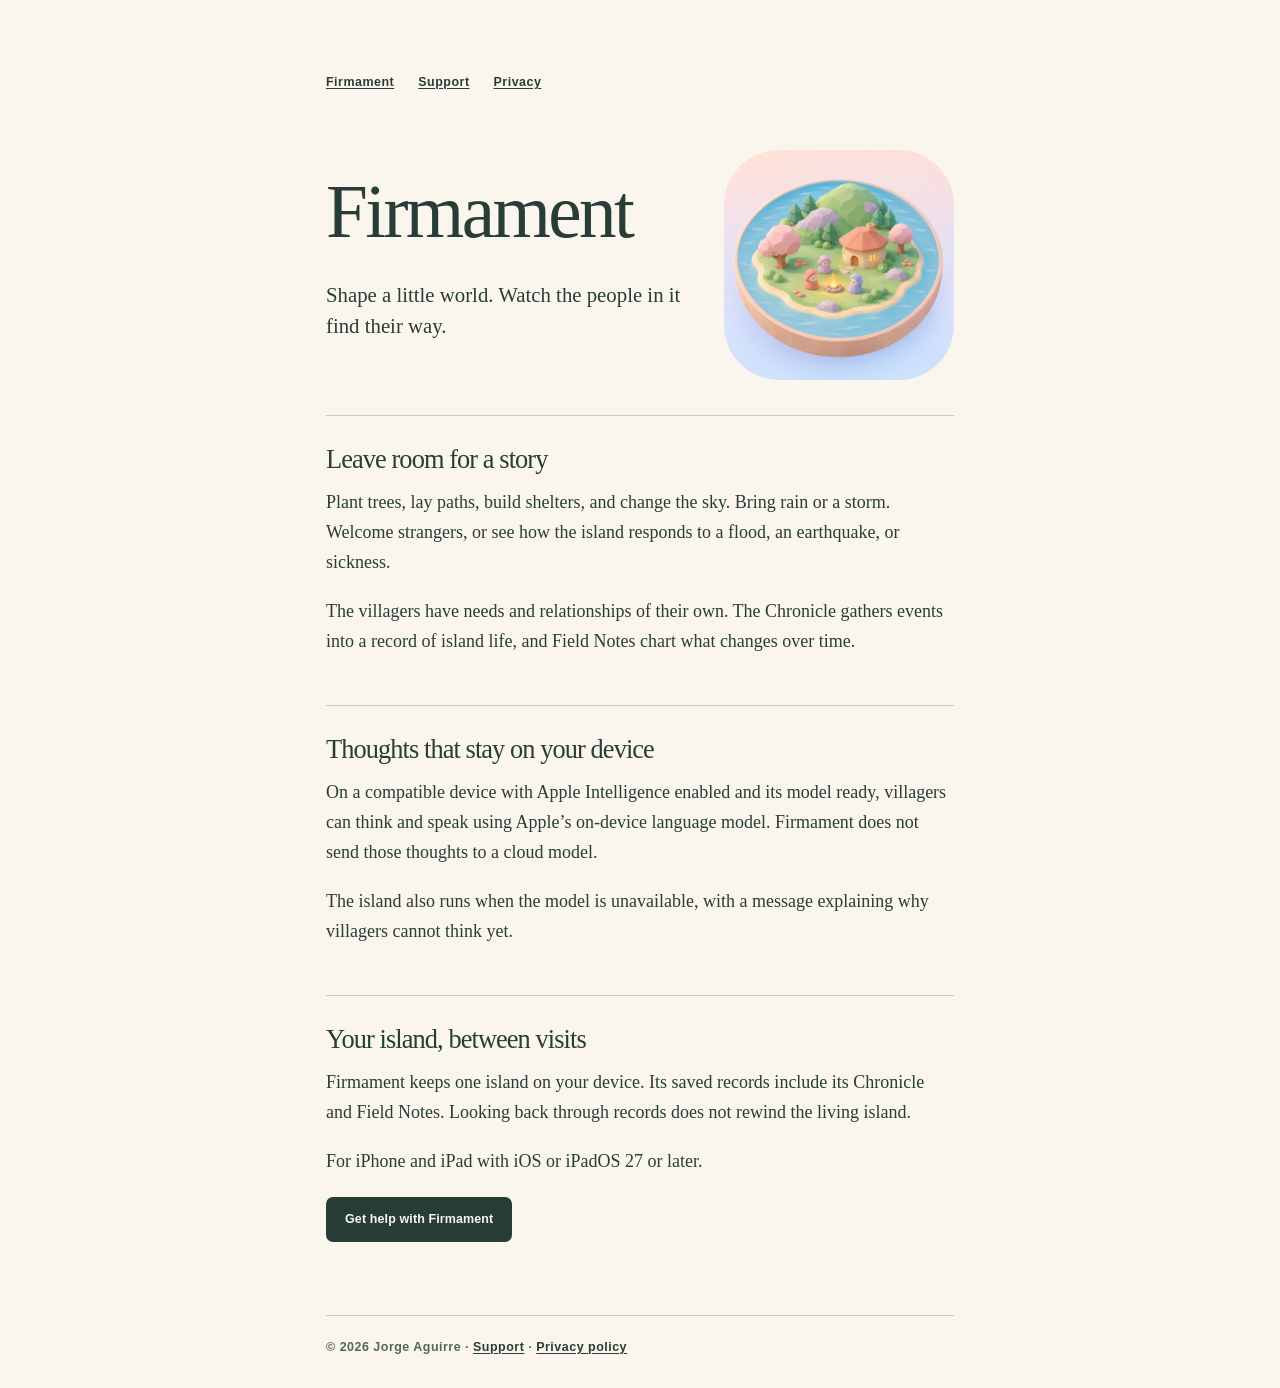
<file: index.html>
<!doctype html>
<html lang="en">
<head>
  <meta charset="utf-8">
  <meta name="viewport" content="width=device-width, initial-scale=1">
  <meta name="description" content="Firmament is a small living island for iPhone and iPad. Shape its land and weather, watch its villagers, and read the story they leave behind.">
  <title>Firmament | A small living island</title>
  <link rel="stylesheet" href="styles.css">
</head>
<body>
<main>
  <nav aria-label="Main"><a href="./" aria-current="page">Firmament</a><a href="support/">Support</a><a href="privacy/">Privacy</a></nav>
  <div class="hero">
    <div><h1>Firmament</h1><p class="lead">Shape a little world. Watch the people in it find their way.</p></div>
    <img class="icon" src="assets/app-icon.png" width="230" height="230" alt="A miniature island with villagers gathered around a fire, trees, and a coral-roofed hut.">
  </div>
  <section><h2>Leave room for a story</h2><p>Plant trees, lay paths, build shelters, and change the sky. Bring rain or a storm. Welcome strangers, or see how the island responds to a flood, an earthquake, or sickness.</p><p>The villagers have needs and relationships of their own. The Chronicle gathers events into a record of island life, and Field Notes chart what changes over time.</p></section>
  <section><h2>Thoughts that stay on your device</h2><p>On a compatible device with Apple Intelligence enabled and its model ready, villagers can think and speak using Apple’s on-device language model. Firmament does not send those thoughts to a cloud model.</p><p>The island also runs when the model is unavailable, with a message explaining why villagers cannot think yet.</p></section>
  <section><h2>Your island, between visits</h2><p>Firmament keeps one island on your device. Its saved records include its Chronicle and Field Notes. Looking back through records does not rewind the living island.</p><p>For iPhone and iPad with iOS or iPadOS 27 or later.</p><a class="button" href="support/">Get help with Firmament</a></section>
  <footer>© 2026 Jorge Aguirre · <a href="support/">Support</a> · <a href="privacy/">Privacy policy</a></footer>
</main>
</body>
</html>
</file>
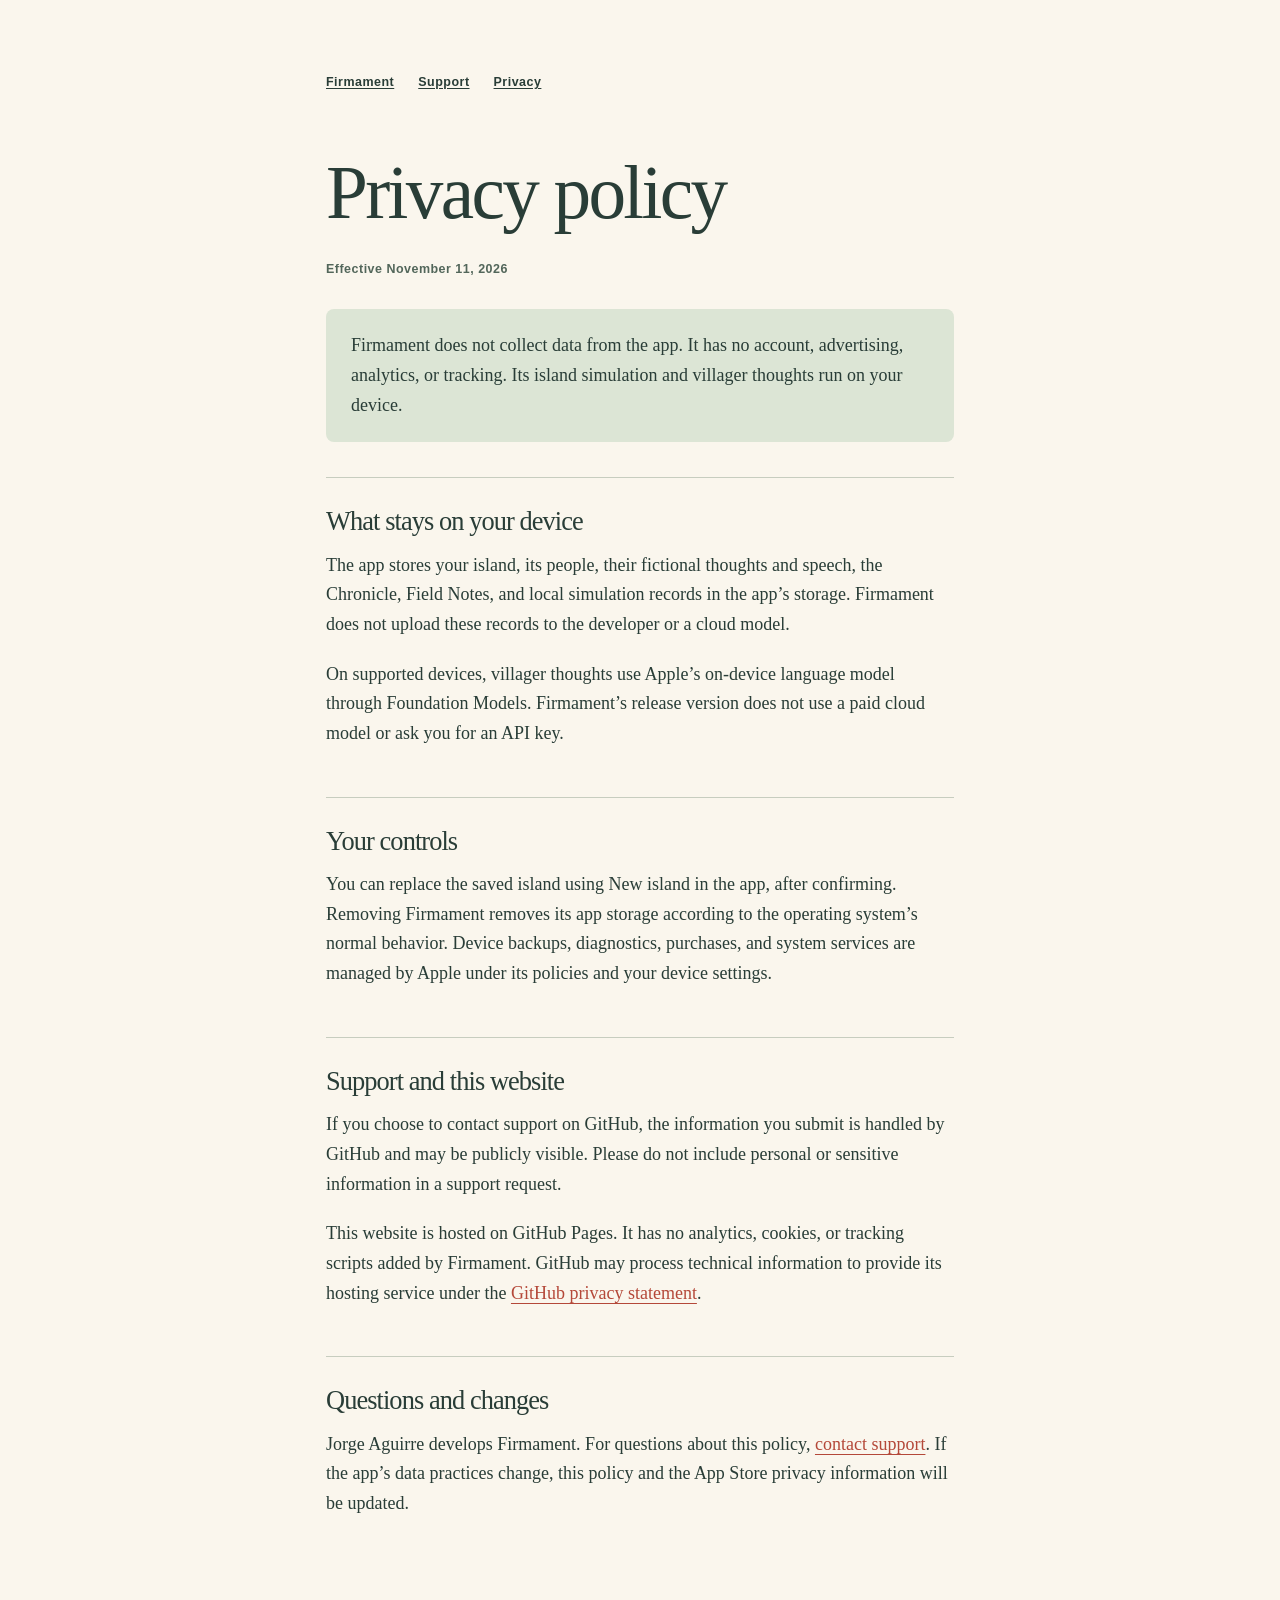
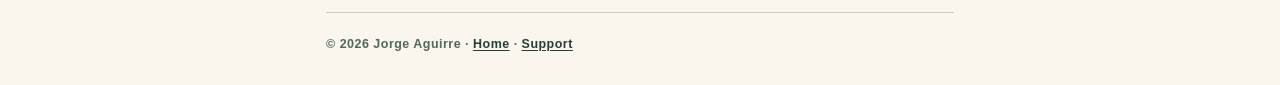
<file: privacy/index.html>
<!doctype html>
<html lang="en">
<head>
  <meta charset="utf-8">
  <meta name="viewport" content="width=device-width, initial-scale=1">
  <meta name="description" content="Firmament privacy policy. Island simulation, villager thoughts, and saved records stay on your device.">
  <title>Privacy | Firmament</title>
  <link rel="stylesheet" href="../styles.css">
</head>
<body>
<main>
  <nav aria-label="Main"><a href="../">Firmament</a><a href="../support/">Support</a><a href="./" aria-current="page">Privacy</a></nav>
  <h1>Privacy policy</h1><p class="date">Effective November 11, 2026</p>
  <div class="note"><p>Firmament does not collect data from the app. It has no account, advertising, analytics, or tracking. Its island simulation and villager thoughts run on your device.</p></div>
  <section><h2>What stays on your device</h2><p>The app stores your island, its people, their fictional thoughts and speech, the Chronicle, Field Notes, and local simulation records in the app’s storage. Firmament does not upload these records to the developer or a cloud model.</p><p>On supported devices, villager thoughts use Apple’s on-device language model through Foundation Models. Firmament’s release version does not use a paid cloud model or ask you for an API key.</p></section>
  <section><h2>Your controls</h2><p>You can replace the saved island using New island in the app, after confirming. Removing Firmament removes its app storage according to the operating system’s normal behavior. Device backups, diagnostics, purchases, and system services are managed by Apple under its policies and your device settings.</p></section>
  <section><h2>Support and this website</h2><p>If you choose to contact support on GitHub, the information you submit is handled by GitHub and may be publicly visible. Please do not include personal or sensitive information in a support request.</p><p>This website is hosted on GitHub Pages. It has no analytics, cookies, or tracking scripts added by Firmament. GitHub may process technical information to provide its hosting service under the <a href="https://docs.github.com/en/site-policy/privacy-policies/github-general-privacy-statement">GitHub privacy statement</a>.</p></section>
  <section><h2>Questions and changes</h2><p>Jorge Aguirre develops Firmament. For questions about this policy, <a href="https://github.com/jaguirre2192/firmament-support/issues/new">contact support</a>. If the app’s data practices change, this policy and the App Store privacy information will be updated.</p></section>
  <footer>© 2026 Jorge Aguirre · <a href="../">Home</a> · <a href="../support/">Support</a></footer>
</main>
</body>
</html>
</file>
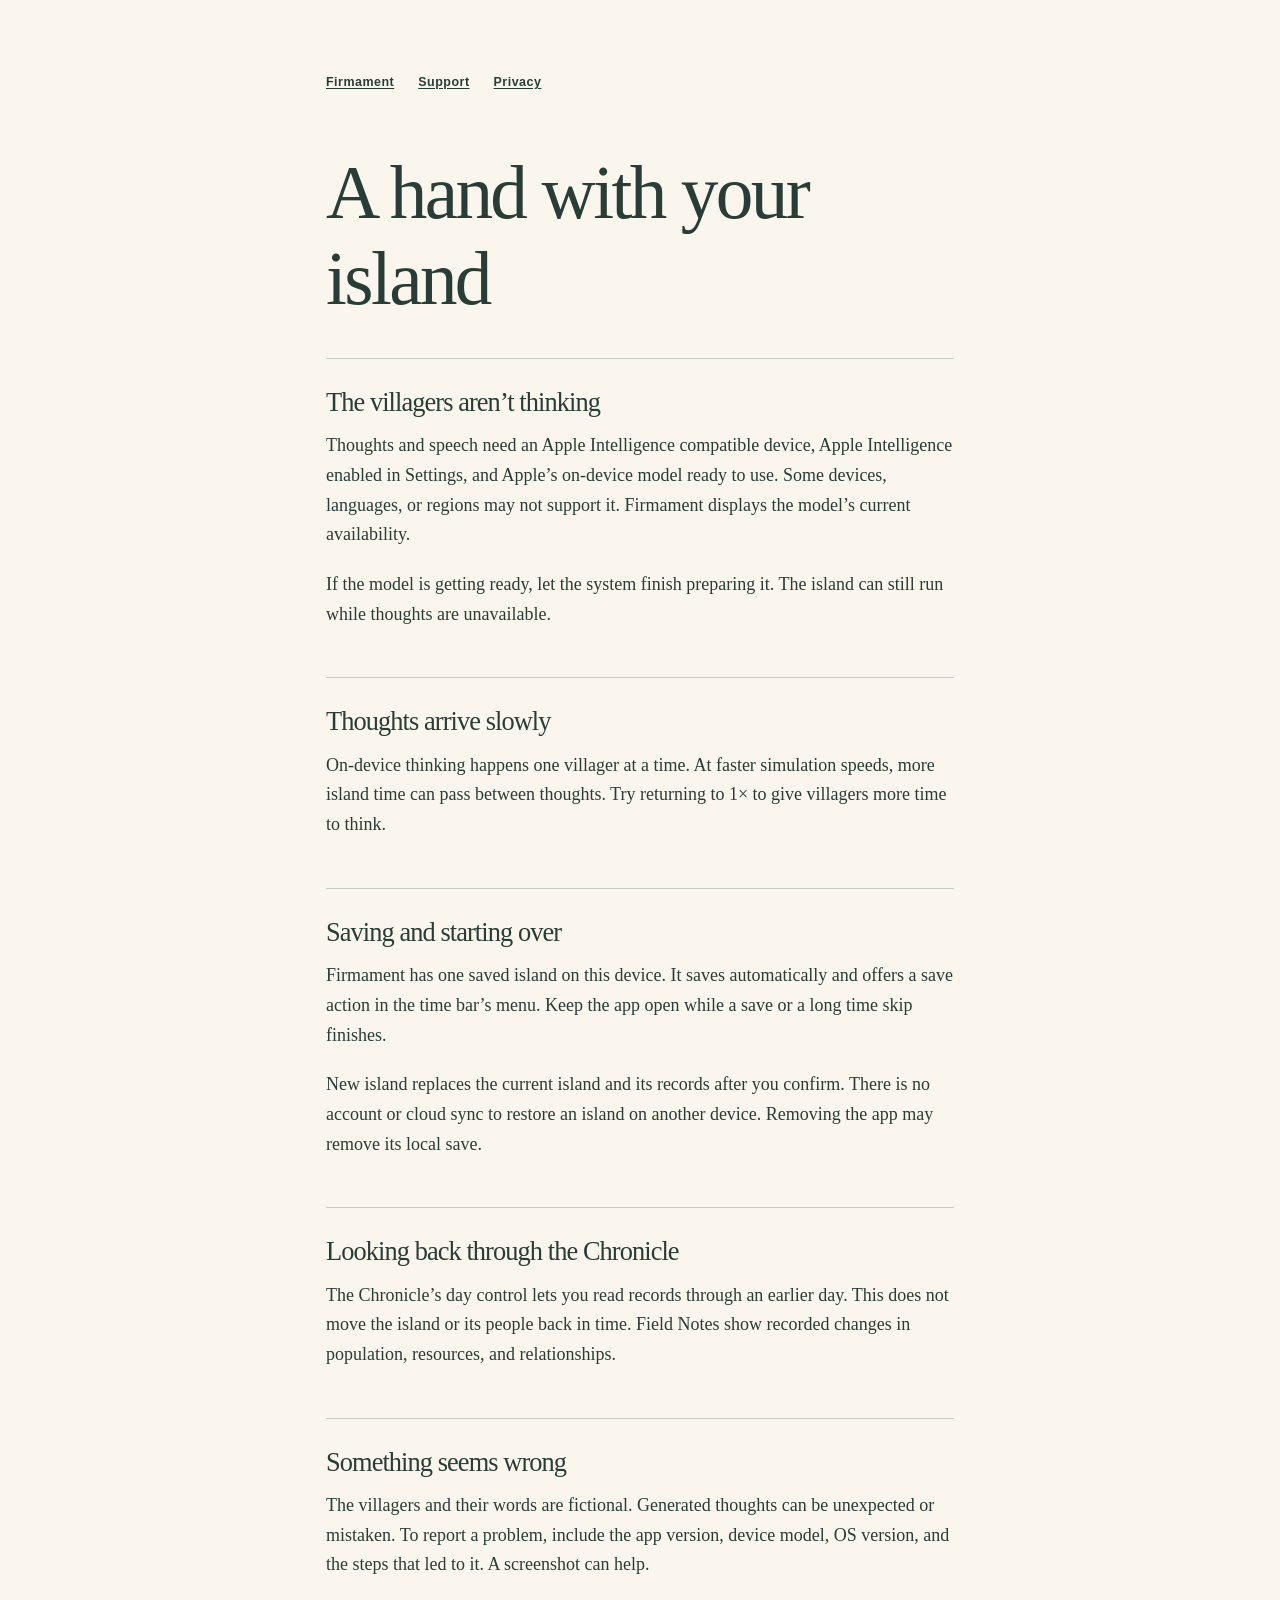
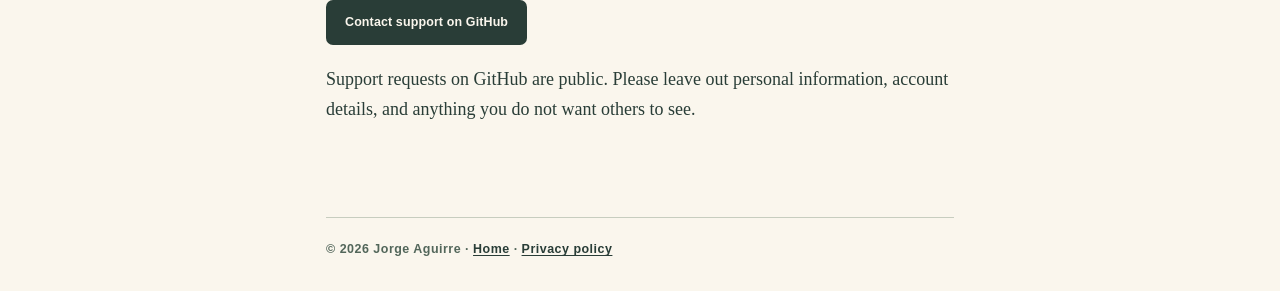
<file: support/index.html>
<!doctype html>
<html lang="en">
<head>
  <meta charset="utf-8">
  <meta name="viewport" content="width=device-width, initial-scale=1">
  <meta name="description" content="Help with Firmament: villager thoughts, saved islands, records, and support requests.">
  <title>Support | Firmament</title>
  <link rel="stylesheet" href="../styles.css">
</head>
<body>
<main>
  <nav aria-label="Main"><a href="../">Firmament</a><a href="./" aria-current="page">Support</a><a href="../privacy/">Privacy</a></nav>
  <h1>A hand with your island</h1>
  <section><h2>The villagers aren’t thinking</h2><p>Thoughts and speech need an Apple Intelligence compatible device, Apple Intelligence enabled in Settings, and Apple’s on-device model ready to use. Some devices, languages, or regions may not support it. Firmament displays the model’s current availability.</p><p>If the model is getting ready, let the system finish preparing it. The island can still run while thoughts are unavailable.</p></section>
  <section><h2>Thoughts arrive slowly</h2><p>On-device thinking happens one villager at a time. At faster simulation speeds, more island time can pass between thoughts. Try returning to 1× to give villagers more time to think.</p></section>
  <section><h2>Saving and starting over</h2><p>Firmament has one saved island on this device. It saves automatically and offers a save action in the time bar’s menu. Keep the app open while a save or a long time skip finishes.</p><p>New island replaces the current island and its records after you confirm. There is no account or cloud sync to restore an island on another device. Removing the app may remove its local save.</p></section>
  <section><h2>Looking back through the Chronicle</h2><p>The Chronicle’s day control lets you read records through an earlier day. This does not move the island or its people back in time. Field Notes show recorded changes in population, resources, and relationships.</p></section>
  <section><h2>Something seems wrong</h2><p>The villagers and their words are fictional. Generated thoughts can be unexpected or mistaken. To report a problem, include the app version, device model, OS version, and the steps that led to it. A screenshot can help.</p><p><a class="button" href="https://github.com/jaguirre2192/firmament-support/issues/new">Contact support on GitHub</a></p><p>Support requests on GitHub are public. Please leave out personal information, account details, and anything you do not want others to see.</p></section>
  <footer>© 2026 Jorge Aguirre · <a href="../">Home</a> · <a href="../privacy/">Privacy policy</a></footer>
</main>
</body>
</html>
</file>
<file: styles.css>
:root { color-scheme: light; --ink: #293d37; --paper: #faf6ed; --sage: #dce5d5; --line: #c7cdbf; --muted: #52665a; --coral: #b44839; }
* { box-sizing: border-box; }
body { margin: 0; background: var(--paper); color: var(--ink); font: 18px/1.65 Georgia, 'Times New Roman', serif; }
main { max-width: 76ch; margin: auto; padding: 60px 28px 32px; }
nav, .button, footer, .date { font: 600 0.78rem/1.5 -apple-system, BlinkMacSystemFont, 'Segoe UI', sans-serif; letter-spacing: .04em; }
nav { display: flex; flex-wrap: wrap; gap: 24px; margin-bottom: 46px; }
nav a { display: inline-flex; align-items: center; min-height: 44px; }
a { color: var(--coral); text-underline-offset: .2em; }
a:hover { color: var(--ink); }
a:focus-visible { outline: 3px solid var(--coral); outline-offset: 5px; }
nav a, footer a { color: var(--ink); }
::selection { background: var(--sage); color: var(--ink); }
h1, h2 { line-height: 1.15; font-weight: 500; letter-spacing: -.035em; }
h1 { font-size: clamp(2.5rem, 8vw, 4.7rem); margin: 0 0 24px; }
h2 { font-size: 1.65rem; margin: 0 0 14px; }
p { margin: 0 0 20px; }
.hero { display: grid; grid-template-columns: 1fr 230px; gap: 30px; align-items: center; }
.icon { display: block; width: 100%; height: auto; aspect-ratio: 1; border-radius: 24%; }
.lead { font-size: 1.3rem; line-height: 1.5; }
.note { background: var(--sage); padding: 22px 25px; margin: 30px 0; border-radius: 8px; }
.note p:last-child { margin-bottom: 0; }
section { padding: 28px 0; border-top: 1px solid var(--line); }
section:first-of-type { margin-top: 35px; }
.button { display: inline-block; padding: 13px 19px; border-radius: 7px; background: var(--ink); color: var(--paper); text-decoration: none; letter-spacing: .01em; }
.button:hover { background: var(--coral); color: var(--paper); }
ul { padding-left: 24px; }
li { margin: 8px 0; }
footer { margin-top: 45px; padding-top: 22px; border-top: 1px solid var(--line); color: var(--muted); }
.date { color: var(--muted); margin-bottom: 30px; }
@media (max-width: 600px) { main { padding: 32px 22px; } nav { margin-bottom: 30px; gap: 20px; } .hero { grid-template-columns: 1fr; } .icon { width: 155px; grid-row: 1; } h1 { margin-bottom: 18px; } }
@media (prefers-reduced-motion: reduce) { * { scroll-behavior: auto !important; } }
</file>
